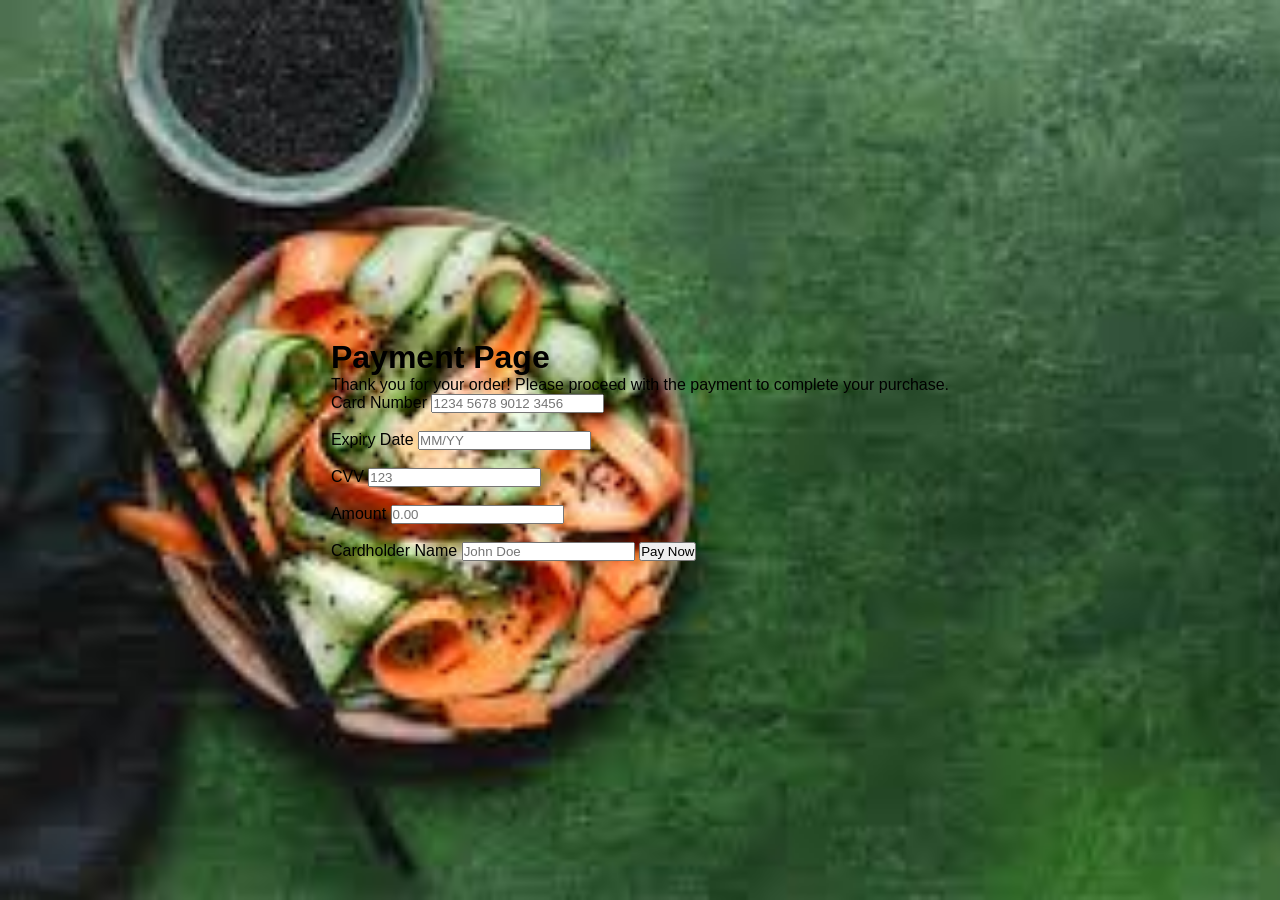
<file: payment.html>
<!DOCTYPE html>
<html lang="en">
<head>
    <meta charset="UTF-8">
    <meta name="viewport" content="width=device-width, initial-scale=1.0">
    <title>Payments</title>
    <label rel="stylesheet" href="dist/css/bootstrap.css">
     <link rel="stylesheet" href="payment.css"/>
     <script src="dist/js/bootstrap.js"></script>
</head>
<body>
    
    <div class="container">
        <h1>Payment Page</h1>
        <p>Thank you for your order! Please proceed with the payment to complete your purchase.</p>
        
        <form>
            <div class="mb-3">
                <label for="cardNumber" class="form-label">Card Number</label>
                <input type="text" class="form-control" id="cardNumber" placeholder="1234 5678 9012 3456">
            </div>
            <br>
            <div class="mb-3">
                <label for="expiryDate" class="form-label">Expiry Date</label>
                <input type="text" class="form-control" id="expiryDate" placeholder="MM/YY">
            </div>
            <br>
            <div class="mb-3">
                <label for="cvv" class="form-label">CVV</label>
                <input type="text" class="form-control" id="cvv" placeholder="123">
            </div>
            <br>
                <div class="mb-3">
                    <label for="amount" class="form-label">Amount</label>
                    <input type="text" class="form-control" id="amount" placeholder="0.00">
                </div>
                <br>
                <div class="mb-3">
                    <label for="cardholderName" class="form-label">Cardholder Name</label>
                    <input type="text" class="form-control" id="cardholderName" placeholder="John Doe">
            <button type="submit" class="btn btn-primary">Pay Now</button>

    </div>
</body>
</html>
</file>
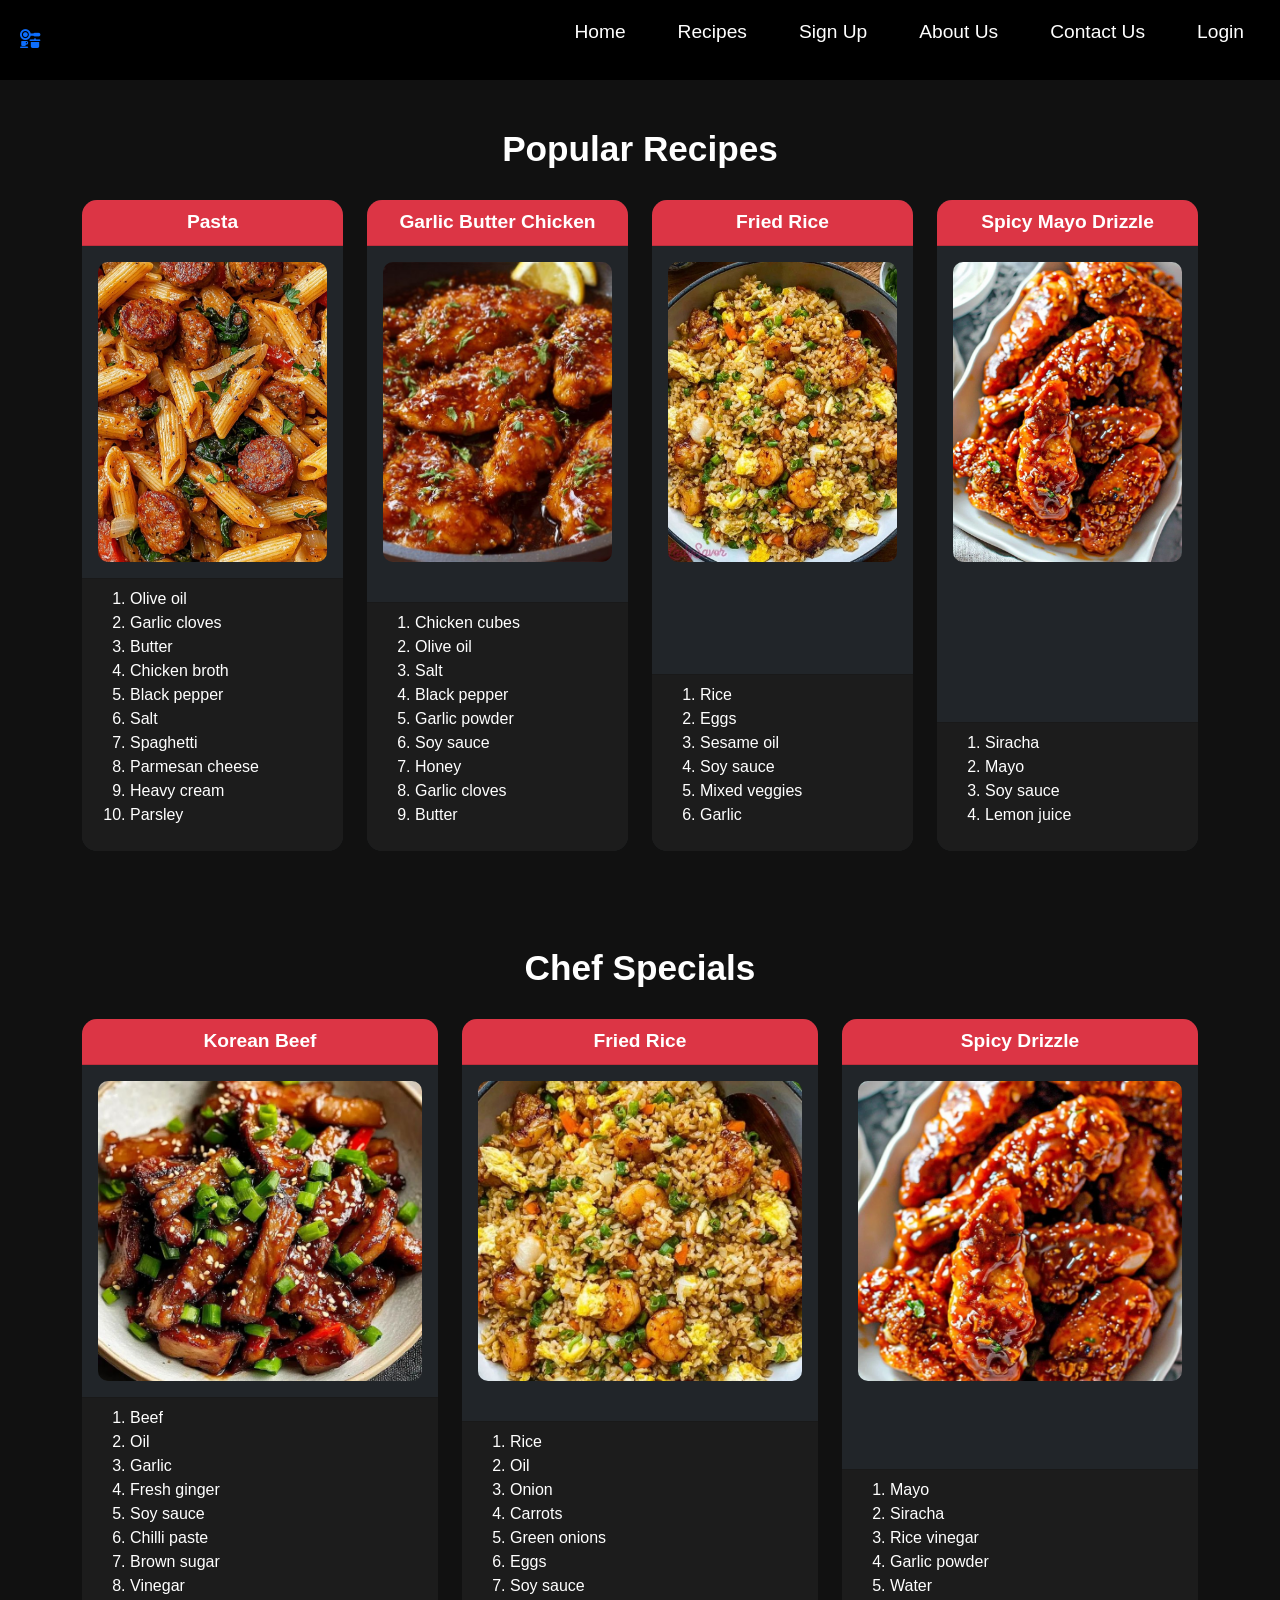
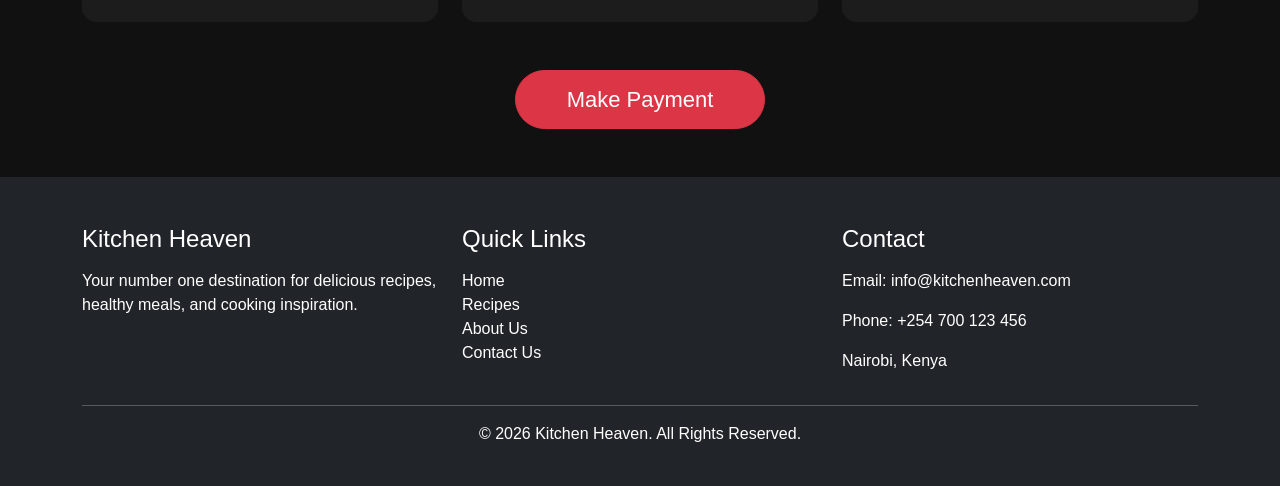
<file: recipes.html>
<!DOCTYPE html>
<html lang="en">
<head>
    <meta charset="UTF-8">
    <meta name="viewport" content="width=device-width, initial-scale=1.0">
    <title>Recipes | Kitchen Heaven</title>

    <!-- Bootstrap -->
    <link rel="stylesheet" href="dist/css/bootstrap.css">
    <script src="dist/js/bootstrap.js"></script>

    <!-- Custom CSS -->
    <link rel="stylesheet" href="recipestyle.css"/>

    <!-- Font Awesome -->
    <link rel="stylesheet"
    href="https://cdnjs.cloudflare.com/ajax/libs/font-awesome/6.5.1/css/all.min.css">
</head>

<body>

    <!-- NAVBAR -->
    <nav class="navbar">

        <div class="navbar__container">

            <a href="index.html" id="navbar__logo">
                <i class="fa-solid fa-kitchen-set"></i>
            </a>

            <div class="navbar__toggle" id="mobile-menu">
                <span class="bar"></span>
                <span class="bar"></span>
                <span class="bar"></span>
            </div>

            <ul class="navbar__menu">

                <li class="navbar__item">
                    <a href="index.html" class="navbar__links">Home</a>
                </li>

                <li class="navbar__item">
                    <a href="recipes.html" class="navbar__links">Recipes</a>
                </li>

                <li class="navbar__item">
                    <a href="signup.html" class="navbar__links">Sign Up</a>
                </li>

                <li class="navbar__item">
                    <a href="AboutUs.html" class="navbar__links">About Us</a>
                </li>

                <li class="navbar__item">
                    <a href="ContactUs.html" class="navbar__links">Contact Us</a>
                </li>

                <li class="navbar__item">
                    <a href="login.html" class="navbar__links">Login</a>
                </li>

              
                </li>

            </ul>

        </div>

    </nav>

    <!-- SECTION 1 -->
    <section class="container py-5">

        <h2 class="section-title">Popular Recipes</h2>

        <div class="row g-4">

            <!-- Pasta -->
            <div class="col-lg-3 col-md-6">
                <div class="card recipe-card bg-dark h-100">

                    <div class="card-header">
                        Pasta
                    </div>

                    <div class="card-body">
                        <img src="images/pasta.png.jpg" class="recipe-img">
                    </div>

                    <div class="card-footer">
                        <ol>
                            <li>Olive oil</li>
                            <li>Garlic cloves</li>
                            <li>Butter</li>
                            <li>Chicken broth</li>
                            <li>Black pepper</li>
                            <li>Salt</li>
                            <li>Spaghetti</li>
                            <li>Parmesan cheese</li>
                            <li>Heavy cream</li>
                            <li>Parsley</li>
                        </ol>
                    </div>

                </div>
            </div>

            <!-- Garlic Chicken -->
            <div class="col-lg-3 col-md-6">
                <div class="card recipe-card bg-dark h-100">

                    <div class="card-header">
                        Garlic Butter Chicken
                    </div>

                    <div class="card-body">
                        <img src="images/GChicken.png.jpg" class="recipe-img">
                    </div>

                    <div class="card-footer">
                        <ol>
                            <li>Chicken cubes</li>
                            <li>Olive oil</li>
                            <li>Salt</li>
                            <li>Black pepper</li>
                            <li>Garlic powder</li>
                            <li>Soy sauce</li>
                            <li>Honey</li>
                            <li>Garlic cloves</li>
                            <li>Butter</li>
                        </ol>
                    </div>

                </div>
            </div>

            <!-- Fried Rice -->
            <div class="col-lg-3 col-md-6">
                <div class="card recipe-card bg-dark h-100">

                    <div class="card-header">
                        Fried Rice
                    </div>

                    <div class="card-body">
                        <img src="images/FRice.png.jpg" class="recipe-img">
                    </div>

                    <div class="card-footer">
                        <ol>
                            <li>Rice</li>
                            <li>Eggs</li>
                            <li>Sesame oil</li>
                            <li>Soy sauce</li>
                            <li>Mixed veggies</li>
                            <li>Garlic</li>
                        </ol>
                    </div>

                </div>
            </div>

            <!-- Drizzle -->
            <div class="col-lg-3 col-md-6">
                <div class="card recipe-card bg-dark h-100">

                    <div class="card-header">
                        Spicy Mayo Drizzle
                    </div>

                    <div class="card-body">
                        <img src="images/Drizzle.png.jpg" class="recipe-img">
                    </div>

                    <div class="card-footer">
                        <ol>
                            <li>Siracha</li>
                            <li>Mayo</li>
                            <li>Soy sauce</li>
                            <li>Lemon juice</li>
                        </ol>
                    </div>

                </div>
            </div>

        </div>

    </section>

    <!-- SECTION 2 -->
    <section class="container py-5">

        <h2 class="section-title">Chef Specials</h2>

        <div class="row g-4">

            <div class="col-lg-4 col-md-6">
                <div class="card recipe-card bg-dark h-100">

                    <div class="card-header">
                        Korean Beef
                    </div>

                    <div class="card-body">
                        <img src="images/KBeef.png.jpg" class="recipe-img">
                    </div>

                    <div class="card-footer">
                        <ol>
                            <li>Beef</li>
                            <li>Oil</li>
                            <li>Garlic</li>
                            <li>Fresh ginger</li>
                            <li>Soy sauce</li>
                            <li>Chilli paste</li>
                            <li>Brown sugar</li>
                            <li>Vinegar</li>
                        </ol>
                    </div>

                </div>
            </div>

            <div class="col-lg-4 col-md-6">
                <div class="card recipe-card bg-dark h-100">

                    <div class="card-header">
                        Fried Rice
                    </div>

                    <div class="card-body">
                        <img src="images/FRice.png.jpg" class="recipe-img">
                    </div>

                    <div class="card-footer">
                        <ol>
                            <li>Rice</li>
                            <li>Oil</li>
                            <li>Onion</li>
                            <li>Carrots</li>
                            <li>Green onions</li>
                            <li>Eggs</li>
                            <li>Soy sauce</li>
                        </ol>
                    </div>

                </div>
            </div>

            <div class="col-lg-4 col-md-6">
                <div class="card recipe-card bg-dark h-100">

                    <div class="card-header">
                        Spicy Drizzle
                    </div>

                    <div class="card-body">
                        <img src="images/Drizzle.png.jpg" class="recipe-img">
                    </div>

                    <div class="card-footer">
                        <ol>
                            <li>Mayo</li>
                            <li>Siracha</li>
                            <li>Rice vinegar</li>
                            <li>Garlic powder</li>
                            <li>Water</li>
                        </ol>
                    </div>

                </div>
            </div>

        </div>

    </section>

    <!-- PAYMENT BUTTON -->
    <div class="text-center mb-5">
        <a href="payment.html">
            <button class="btn btn-danger payment-btn">
                Make Payment
            </button>
        </a>
    </div>

    <!-- FOOTER -->
    <footer class="bg-dark text-white pt-5 pb-4">

        <div class="container">

            <div class="row">

                <div class="col-md-4">
                    <h4>Kitchen Heaven</h4>

                    <p>
                        Your number one destination for delicious recipes,
                        healthy meals, and cooking inspiration.
                    </p>
                </div>

                <div class="col-md-4">

                    <h4>Quick Links</h4>

                    <ul class="list-unstyled">

                        <li><a href="index.html" class="footer-link">Home</a></li>
                        <li><a href="recipes.html" class="footer-link">Recipes</a></li>
                        <li><a href="AboutUs.html" class="footer-link">About Us</a></li>
                        <li><a href="ContactUs.html" class="footer-link">Contact Us</a></li>

                    </ul>

                </div>

                <div class="col-md-4">

                    <h4>Contact</h4>

                    <p>Email: info@kitchenheaven.com</p>
                    <p>Phone: +254 700 123 456</p>
                    <p>Nairobi, Kenya</p>

                </div>

            </div>

            <hr>

            <div class="text-center">
                <p>&copy; 2026 Kitchen Heaven. All Rights Reserved.</p>
            </div>

        </div>

    </footer>

</body>
</html>
</file>
<file: payment.css>
*{
    margin: 0;
    padding: 0;
    box-sizing: border-box;
}

body{
    font-family: 'Poppins', sans-serif;
    background: #080505;
    display: flex;
    justify-content: center;
    align-items: center;
    height: 100vh;
    background-size: cover;
    background-image: url(images/payment.jpg);

}
 
.contact-form{
    background: #080505;
    padding: 2.5 rem;
    border-radius: 16px;
    box-shadow: 0 5px 10px rgba(10,10,10,0.9);
    border: 1px solid #1981a7;
    width: 90%; max-width: 500px;
    position: relative;
    
}
</file>
<file: recipestyle.css>
*{
    box-sizing: border-box;
    margin: 0;
    padding: 0;
    font-family: 'Segoe UI', Tahoma, Geneva, Verdana, sans-serif;
}

/* BODY */
body{
    background-color: #111;
}


/* ================= NAVBAR (UNCHANGED) ================= */

.navbar {
    background-color: #000000;
    height: 80px;
    display: flex;
    align-items: center;
    justify-content: space-between;
    font-size: 1.2rem;
    top: 0;
    position: sticky;
    overflow: hidden;
    z-index: 999;
}

.navbar__container {
    display: flex;
    align-items: center;
    justify-content: space-between;
    width: 100%;
    max-width: 1300px;
    margin: 0 auto;
    padding: 0 20px;
}

.navbar__logo {
    color: #07dac2;
    font-size: 1.5rem;
    background-color: aquamarine;
    background-size: 100% 100%;
    background-image: -moz-repeating-linear-gradient(to top, #ff0844);
    font-weight: bold;
    -webkit-text-fill-color: transparent;
    align-items: center;
    -webkit-background-clip: text;
    cursor: pointer;
    text-decoration: none;
}

.navbar__menu {
    display: flex;
    align-items: center;
    list-style: none;
    text-align: center;
}

.navbar__item {
    margin-left: 20px;
}

.navbar__links {
    color: #fff;
    display: flex;
    justify-content: center;
    text-decoration: none;
    padding: 0 1rem;
    border-radius: 4px;
    height: 100%;
    transition: background-color 0.3s ease;
}

.navbar__btn {
    background-color: #315f59;
    color: #fff;
    padding: 0 1rem;
    border: none;
    border-radius: 4px;
    cursor: pointer;
    display: flex;
    transition: background-color 0.3s ease;
}

.button {
    background-color: #515c5b;
    color: #fff;
    padding: 10px 20px;
    height: 100%;
    width: 100%;
    border: none;
    border-radius: 4px;
    cursor: pointer;
    display: flex;
    transition: background-color 0.3s ease;
}

.button:hover {
    background-color: #515c5b;
    transition: all 0.3s ease;
}

.navbar__links:hover {
    background-color: #515c5b;
    transition: all 0.3s ease;
}

/* ================= MOBILE NAVBAR (UNCHANGED) ================= */

@media screen and (max-width: 768px) {

    .navbar__container {
        display: flex;
        z-index: 1;
        justify-content: space-between;
        height: 70px;
        width: 100%;
        padding: 0%;
    }

    .navbar__menu {
        display: flex;
        flex-direction: column;
        margin: 0;
        width: 100%;
        height: 50vh;
        position: absolute;
        left: -100%;
        z-index: 1;
        transition: all 0.5s ease;
        background: #2c69ee;
    }

    .navbar__menu.active {
        background: #2c69ee;
        left: 0;
        top: 100%;
        opacity: 1;
        transition: all 0.5s ease;
        z-index: 99;
        height: 50vh;
        font-size: 1.5rem;
    }

    #navbar__logo {
        position: absolute;
        top: 0;
        left: 0;
        transform: translate(25%, 50%);
    }

    .navbar__toggle .bar {
        width: 25px;
        height: 3px;
        margin: 5px auto;
        transition: all 0.3s ease-in-out;
    }

    .navbar__item {
        margin: 0;
        width: 100%;
    }

    .navbar__links {
        text-align: center;
        padding: 2rem;
        width: 100%;
        display: table;
    }

    #mobile-menu {
        position: absolute;
        top: 20;
        right: 5%;
        transform: translate(5%, 20%);
        display: block;
        cursor: pointer;
    }

    .navbar__btn {
        padding-bottom: 2rem;
    }

    .button {
        display: flex;
    }

    .navbar__toggle .bar {
        display: block;
        cursor: pointer;
    }
}


/* ================= RECIPE SECTION STYLING ================= */

.section-title{
    color: white;
    text-align: center;
    margin-bottom: 30px;
    font-weight: bold;
    font-size: 2.2rem;
}

.recipe-card{
    transition: 0.3s;
    border: none;
    border-radius: 15px;
    overflow: hidden;
}

.recipe-card:hover{
    transform: translateY(-8px);
}

/* SAME IMAGE SIZE */

.recipe-img{
    width: 100%;
    height: 300px;
    object-fit: cover;
    border-radius: 10px;
}

/* CARD HEADER */

.card-header{
    background-color: #dc3545;
    color: white;
    text-align: center;
    font-weight: bold;
    font-size: 1.2rem;
}

/* CARD FOOTER */

.card-footer{
    background-color: #1c1c1c;
    color: white;
}

/* PAYMENT BUTTON */

.payment-btn{
    width: 250px;
    font-size: 22px;
    border-radius: 50px;
    padding: 12px;
}


/* ================= FOOTER (UNCHANGED LOOK) ================= */

footer{
    background-color: #000;
}

footer h4{
    margin-bottom: 15px;
}

footer p,
footer a{
    color: white;
}

footer a{
    text-decoration: none;
}

footer a:hover{
    color: #dc3545;
}
</file>
